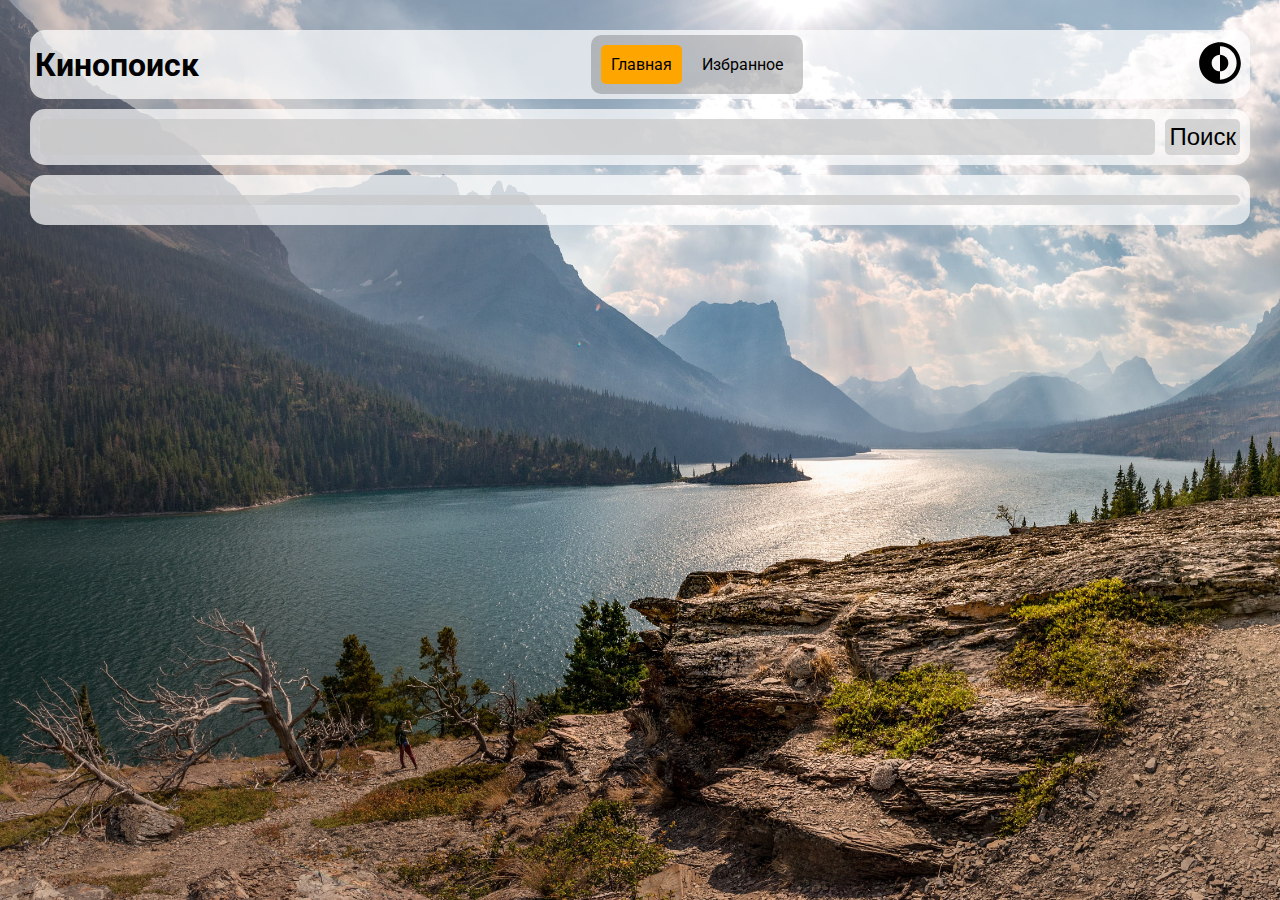
<file: index.html>
<!DOCTYPE html>
<html lang="ru">
	<head>
		<meta charset="UTF-8" />
		<meta name="viewport" content="width=device-width, initial-scale=1.0" />
		<title>Кинопоиск</title>

		<link rel="stylesheet" href="./css/style.css" />
	</head>
	<body>
		<header>
			<h1>Кинопоиск</h1>
			<nav>
				<div class="active">Главная</div>
				<a href="./wishlist.html"><div>Избранное</div></a>
			</nav>
			<div class="themeChange">
				<img src="./img/themeChange.svg" alt="" />
			</div>
		</header>

		<div class="searchLine">
			<input type="text" name="search" />
			<button>Поиск</button>
		</div>

		<div class="loader"></div>

		<section>
			<div class="error">Ошибка</div>

			<div class="movie">
				<div class="movieTitle"></div>
				<div class="movieData">
					<div class="movieCaption">
						<div class="favorite"></div>
						<img src="./img/film1.jpg" class="movieCover" />
					</div>
					<div class="movieFullData"></div>
				</div>
			</div>

			<div class="similarLine"></div>

			<div class="similar"></div>
		</section>

		<script src="./js/script.js"></script>
	</body>
</html>
</file>
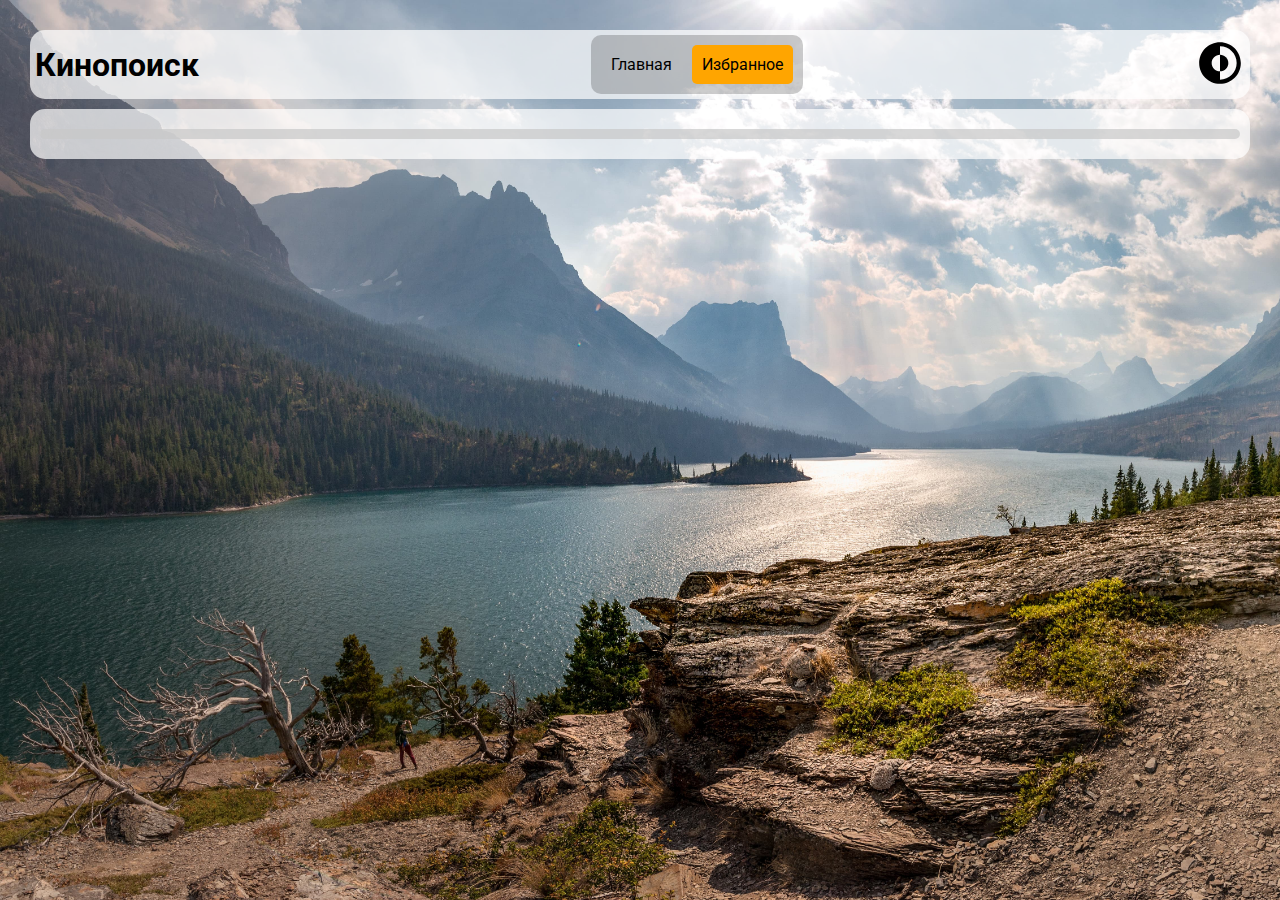
<file: wishlist.html>
<!DOCTYPE html>
<html lang="en">
	<head>
		<meta charset="UTF-8" />
		<meta name="viewport" content="width=device-width, initial-scale=1.0" />
		<link rel="stylesheet" href="./css/style.css" />
		<title>Document</title>
	</head>
	<body>
		<header>
			<h1>Кинопоиск</h1>
			<nav>
				<a href="./index.html">
					<div>Главная</div>
				</a>
				<div class="active"><a href="./wishlist.html">Избранное</a></div>
			</nav>
			<div class="themeChange">
				<img src="./img/themeChange.svg" alt="" />
			</div>
		</header>

		<section>
			<div class="similarLine"></div>

			<div class="similar"></div>
		</section>

		<script src="./js/script.js"></script>
		<script>
			showFavorites()
            const UPDATE_FAVORITES = true
		</script>
	</body>
</html>
</file>
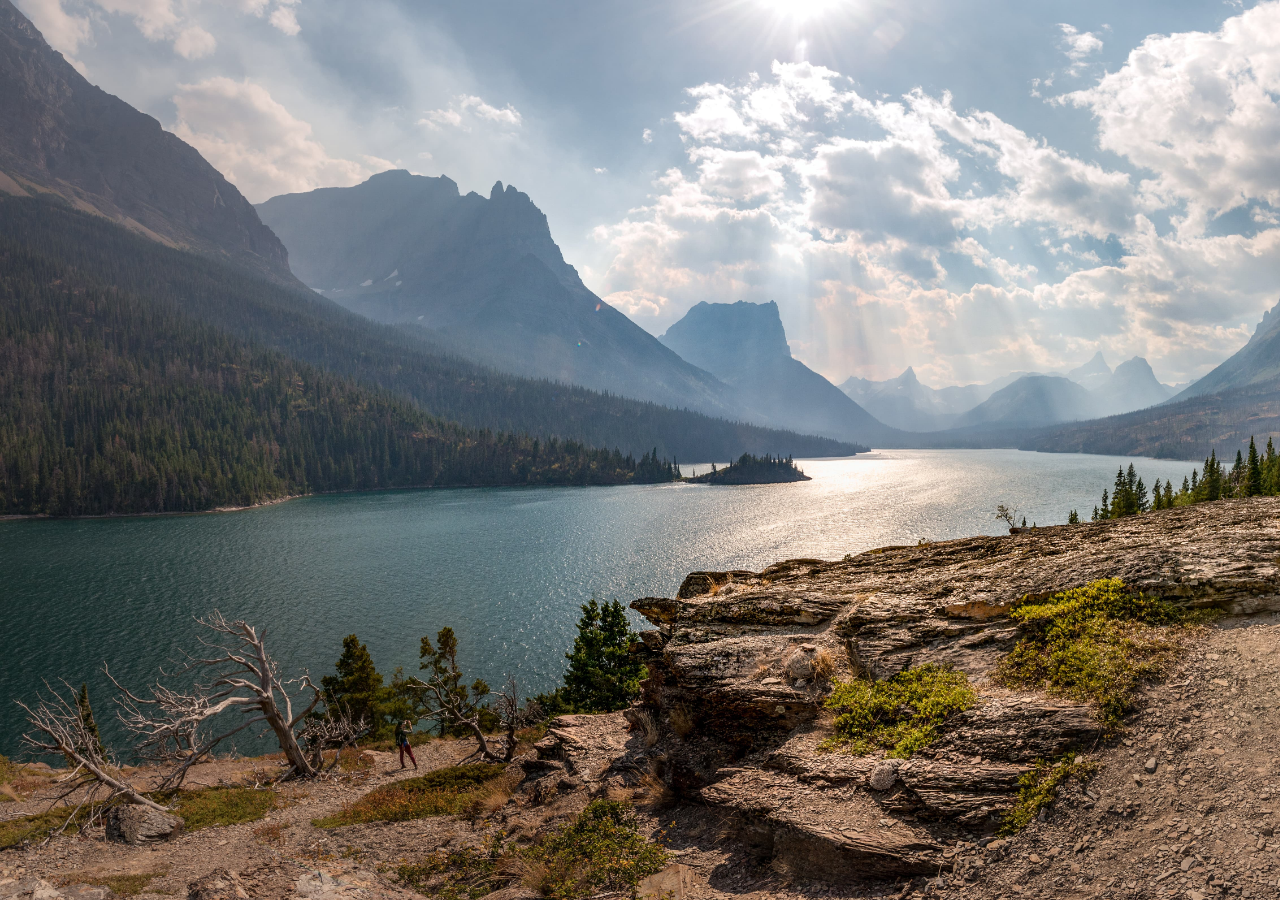
<file: js/wishlist.html>
<!DOCTYPE html>
<html lang="en">
	<head>
		<meta charset="UTF-8" />
		<meta name="viewport" content="width=device-width, initial-scale=1.0" />
		<title>Document</title>
		<link rel="stylesheet" href="../css/style.css" />
	</head>
	<body>
        
		<script src="./script.js"></script>
	</body>
</html>
</file>
<file: css/style.css>
@import url('https://fonts.googleapis.com/css2?family=Roboto:ital,wght@0,100;0,300;0,400;0,500;0,700;0,900;1,100;1,300;1,400;1,500;1,700;1,900&display=swap');

:root {
	--bg-main: rgba(255, 255, 255, 0.7);
	--dark-bg-main: rgba(30, 30, 30, 0.7);
	--orange: orange;

	--elem-color: rgba(200, 200, 200, 0.7);
	--dark-elem-color: rgba(20, 20, 20, 0.7);

	--second-elem-color: rgba(200, 200, 200, 0.9);
	--dark-second-elem-color: rgba(20, 20, 20, 0.8);
}

@keyframes rotation {
	0% {
		transform: rotate(0deg);
	}

	100% {
		transform: rotate(360deg);
	}
}

@keyframes rotation-reverse {
	from {
		transform: rotate(360deg); /* Меняем направление на обратное */
	}
	to {
		transform: rotate(720deg); /* Возвращаем в начальное состояние */
	}
}

@keyframes l1 {
	0% {
		background-position: right;
	}
}

@keyframes appearience {
	0% {
		margin-right: 250px;
		margin-left: -250px;
		opacity: 0.3;
	}

	100% {
		margin: 0;
		opacity: 1;
	}
}

@keyframes bgMove {
	0% {
		background-position: left top;
		background-size: 250%;
	}

	35% {
		background-position: bottom;
		background-size: 380%;
	}

	70% {
		background-position: right top;
		background-size: 240%;
	}

	100% {
		background-position: left top;
		background-size: 250%;
	}
}

* {
	margin: 0;
	padding: 0;
}

body {
	font-family: 'Roboto', sans-serif;
	background-image: url('../img/background.jpg');
	background-attachment: fixed;
	background-size: cover;
	padding: 30px;

	transition: 300ms;

	animation: bgMove 300s linear infinite alternate;
}

header,
.searchLine,
section {
	background: var(--bg-main);
	padding: 5px;
	border-radius: 15px;
}

header {
	display: flex;
	gap: 5px;
	justify-content: space-between;
	align-items: center;
}

header .themeChange img {
	width: 50px;
}

nav {
	display: flex;
	gap: 10px;

	background-color: rgba(0, 0, 0, 0.2);
	padding: 10px;
	border-radius: 10px;
}

nav div {
	padding: 10px;
	border-radius: 5px;
}

nav div.active {
	background-color: var(--orange);
}

.searchLine {
	margin-top: 10px;
	padding: 10px;

	display: flex;
	gap: 10px;
}

.searchLine input {
	font-size: 24px;
	padding: 4px;
	border: 0;
	outline: 0;
	background-color: var(--elem-color);
	border-radius: 5px;

	flex-basis: 100px;
	flex-grow: 1;
}

.searchLine button {
	font-size: 24px;
	border: 0;
	background-color: var(--elem-color);
	padding: 4px;
	border-radius: 5px;
}

section {
	margin-top: 10px;
	padding: 10px;
}

.movieTitle,
.similarLine,
.error {
	background-color: var(--elem-color);
	padding: 5px;
	border-radius: 5px;
	text-align: center;
	font-weight: bold;
}

.movieData {
	margin-top: 10px;
	background-color: var(--elem-color);
	border-radius: 5px;
	display: flex;
	gap: 10px;
	flex-wrap: wrap;
}

.movieCaption {
	flex-basis: 200px;
	flex-grow: 1;

	position: relative;
}

.movieCaption img {
	border-radius: 5px 0 0 5px;
	height: 100%;
	width: 100%;
}

.movieFullData {
	flex-basis: 200px;
	flex-grow: 3;
	padding: 5px;
}

.movieLine {
	background-color: var(--second-elem-color);
	padding: 5px;
	border-radius: 5px;
	margin-top: 5px;

	display: flex;
}

.lineTitle {
	font-weight: bold;
	flex-basis: 10px;
	flex-grow: 1;
}

.lineData {
	flex-basis: 10px;
	flex-grow: 1;
}

.similarLine {
	margin-top: 10px;
}

.similar {
	margin-top: 10px;
	display: grid;
	grid-template-columns: repeat(4, 1fr);
	gap: 5px;
}

.similarMovie {
	position: relative;
	border-radius: 5px;
}

.favorite {
	width: 20px;
	height: 20px;
	background-color: var(--elem-color);
	background-image: url(../img/favBtn.svg);
	background-size: 20px;
	background-position: 5px 5px;
	background-repeat: no-repeat;
	padding: 5px;
	border-radius: 5px;

	position: absolute;
	top: 5px;
	left: 5px;
}

.favorite.active {
	filter: invert(100%);
}

.similarMovie img {
	width: 100%;
	height: 100%;
	border-radius: 5px;
}

.similarMovie .title {
	position: absolute;
	bottom: 0;
	height: 40px;
	width: 100%;

	display: flex;
	justify-content: center;
	align-items: center;
	text-align: center;
	font-weight: 600;
	font-size: 14px;

	border-radius: 0 0 5px 5px;

	background-color: var(--elem-color);
	-webkit-backdrop-filter: blur(3px);
	backdrop-filter: blur(3px);
}

.movie {
	display: none;
}

.movie.active {
	display: block;
	animation: appearance 500ms;
}

.error {
	background-color: var(--orange);
	display: none;
}

.error.active {
	display: block;
}

a {
	text-decoration: none;
	color: black;
}

/* DARK THEME */

body[data-theme='dark'] {
	color: white;
}
body[data-theme='dark'] .movieLine,
body[data-theme='dark'] .favorite {
	background-color: var(--dark-second-elem-color);
}

body[data-theme='dark'] .searchLine input,
body[data-theme='dark'] .searchLine button,
body[data-theme='dark'] .movieData,
body[data-theme='dark'] .movieTitle,
body[data-theme='dark'] .similarLine,
body[data-theme='dark'] .similarMovie .title {
	background-color: var(--dark-elem-color);
}

body[data-theme='dark'] header,
body[data-theme='dark'] .searchLine,
body[data-theme='dark'] section {
	background-color: var(--dark-bg-main);
}

body[data-theme='dark'] .themeChange img {
	filter: invert(100%);
	animation-name: rotation;
	animation-duration: 500ms;
}

body[data-theme='white'] .themeChange img {
	animation-name: rotation-reverse;
	animation-duration: 500ms;
}

body[data-theme='dark'] .favorite img {
	filter: invert(100%);
}

body[data-theme='dark'] .searchLine button {
	color: white;
}

body[data-theme="dark"] a {
	color: gray;
}

body[data-theme="dark"] .active a {
	color: white;
}

body[data-theme="dark"] input {
	color: white;
}


@media (max-width: 500px) {
	.similar {
		grid-template-columns: repeat(2, 1fr);
	}

	header h1 {
		font-size: 20px;
	}
}

/* HTML: <div class="loader"></div> */
.loader {
	margin-top: 10px;
	border-radius: 5px;
	height: 10px;
	background: linear-gradient(
			90deg,
			rgba(255, 255, 255, 1) 0%,
			rgba(255, 255, 255, 1) 50%,
			rgba(8, 0, 0, 1) 50%,
			rgba(0, 0, 0, 1) 58%,
			rgba(255, 255, 255, 1) 58%,
			rgba(255, 255, 255, 1) 100%
		)
		#f2f2f2;
	background-size: 300% 100%;
	animation: l1 2s infinite linear;
}

.loader {
	display: none;
}

.loader.active {
	display: block;
}
</file>
